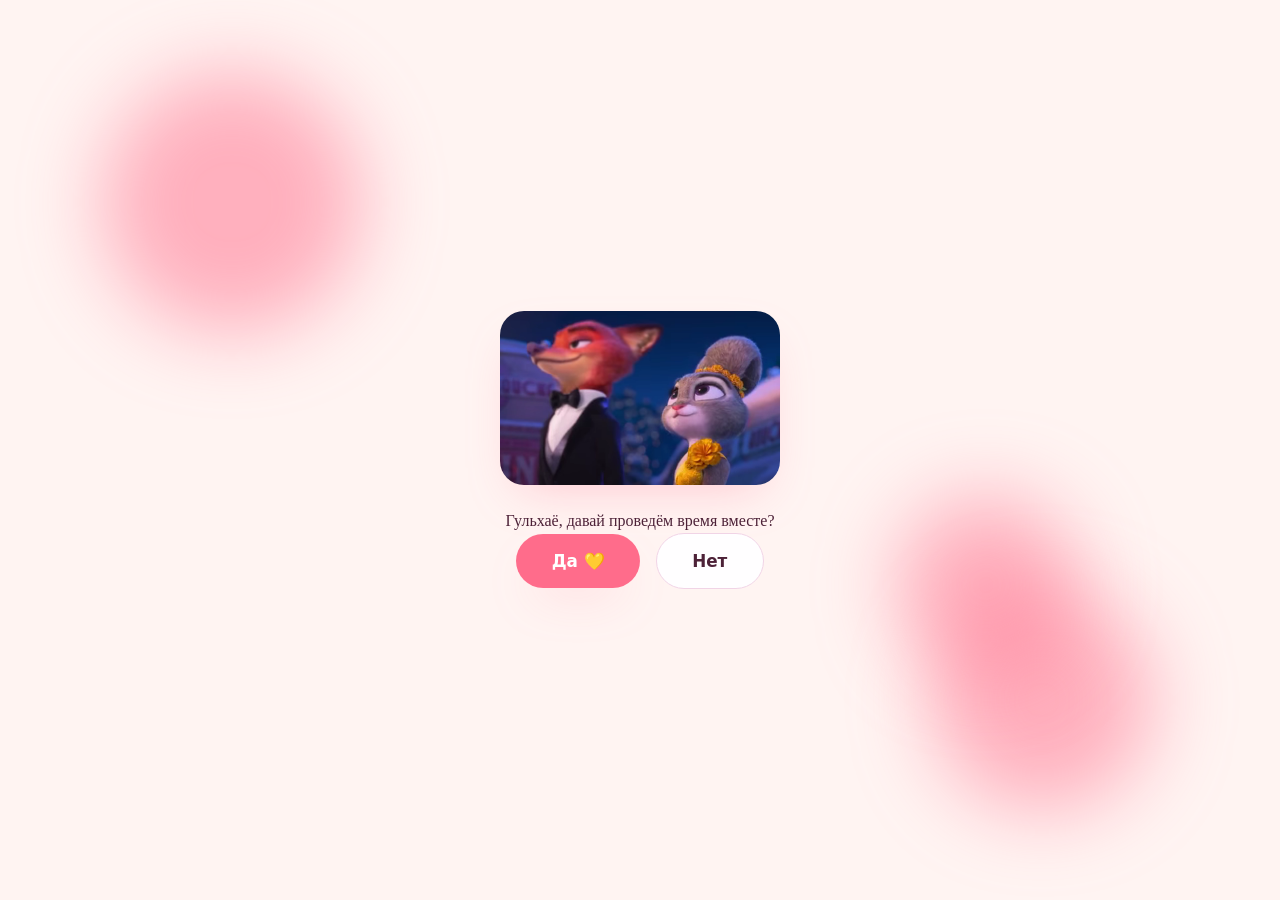
<file: index.html>
<!doctype html>
<html lang="ru">
<head>
  <meta charset="utf-8" />
  <meta name="viewport" content="width=device-width, initial-scale=1" />
  <title>Гульхаё, у меня вопрос…</title>
  <link rel="stylesheet" href="css2" />
  <link rel="stylesheet" href="styles-BQKTOYHW.css" />
  <style>
    html, body { margin: 0; height: 100%; overflow: hidden; }
    body {
      opacity: 0;
      transform: translateY(10px);
      transition: opacity .5s ease, transform .5s ease;
    }
    body.page-ready { opacity: 1; transform: translateY(0); }
    body.page-leaving {
      opacity: 0;
      transform: translateY(-10px);
      transition: opacity .35s ease, transform .35s ease;
    }
    .countdown-overlay {
      position: fixed;
      inset: 0;
      background: #FFF4F2;
      display: flex;
      flex-direction: column;
      align-items: center;
      justify-content: center;
      gap: .75rem;
      z-index: 50;
      opacity: 0;
      pointer-events: none;
      transition: opacity .25s ease;
    }
    .countdown-overlay.is-active { opacity: 1; pointer-events: all; }
    .countdown-number {
      font-family: var(--font-display);
      font-size: 9rem;
      line-height: 1;
      font-weight: 600;
      color: var(--coral);
      text-shadow: 0 8px 30px color-mix(in oklab, var(--coral) 35%, transparent);
    }
    .countdown-number.pop { animation: countdown-pop .7s cubic-bezier(.34, 1.56, .64, 1); }
    @keyframes countdown-pop {
      0% { transform: scale(.4); opacity: 0; }
      35% { transform: scale(1.15); opacity: 1; }
      60% { transform: scale(1); opacity: 1; }
      100% { transform: scale(.9); opacity: 1; }
    }
    .countdown-caption {
      font-size: 1.05rem;
      color: var(--muted-foreground);
    }
    .glow-blob {
      position: absolute;
      border-radius: 50%;
      filter: blur(40px);
      background: color-mix(in oklab, var(--coral) 50%, transparent);
      animation: float-blob 9s ease-in-out infinite;
      z-index: -5;
    }
    .glow-blob.b1 { width: 260px; height: 260px; top: 8%; left: 8%; }
    .glow-blob.b2 { width: 220px; height: 220px; bottom: 10%; right: 10%; animation-delay: -3s; }
    .glow-blob.b3 { width: 180px; height: 180px; top: 55%; left: 70%; animation-delay: -6s; }
    @keyframes float-blob {
      0%, 100% { transform: translate(0, 0) scale(1); }
      50% { transform: translate(20px, -25px) scale(1.08); }
    }
    .hero-video {
      max-width: 280px;
      width: 100%;
      border-radius: 1.5rem;
      box-shadow: var(--shadow-soft);
    }
    .ask-buttons { position: relative; }
    .ask-btn {
      appearance: none;
      border: none;
      font: inherit;
      font-size: 1.05rem;
      font-weight: 600;
      padding: .9rem 2.2rem;
      border-radius: 999px;
      cursor: pointer;
      transition: transform .15s ease, box-shadow .15s ease;
    }
    #yes-btn {
      background: var(--coral);
      color: #fff;
      box-shadow: var(--shadow-soft);
    }
    #yes-btn:hover { transform: scale(1.05); }
    #no-btn {
      background: var(--card);
      color: var(--foreground);
      border: 1px solid var(--border);
      transition: top .2s ease, left .2s ease;
    }
    #no-btn.is-fleeing { position: fixed; z-index: 20; }
  </style>
</head>
<body>
  <div class="min-h-screen font-sans text-foreground">
    <header class="relative overflow-hidden min-h-screen flex items-center">
      <div aria-hidden="true" class="absolute inset-0 -z-10" style="background:#FFF4F2"></div>
      <div aria-hidden="true" class="glow-blob b1"></div>
      <div aria-hidden="true" class="glow-blob b2"></div>
      <div aria-hidden="true" class="glow-blob b3"></div>
      <div class="mx-auto max-w-2xl px-6 py-20 text-center">
        <video class="hero-video" autoplay muted loop playsinline preload="auto" aria-label="Nick and Judy at the masquerade ball">
          <source src="zootopia-gala.webm" type="video/webm" />
          <source src="zootopia-gala.mp4" type="video/mp4" />
        </video>
        <h1 class="mt-6 text-4xl leading-[1.15] sm:text-5xl" style="font-family:var(--font-display)">Гульхаё, давай проведём время вместе?</h1>
        <div class="mt-10 flex items-center justify-center gap-4 ask-buttons">
          <button type="button" id="yes-btn" class="ask-btn">Да 💛</button>
          <button type="button" id="no-btn" class="ask-btn">Нет</button>
        </div>
      </div>
    </header>
  </div>

  <div class="countdown-overlay" id="countdown-overlay" aria-hidden="true">
    <div class="countdown-number" id="countdown-number">3</div>
    <p class="countdown-caption">Уже бегу к тебе…</p>
  </div>

  <script>
    requestAnimationFrame(() => document.body.classList.add('page-ready'));

    const noBtn = document.getElementById('no-btn');
    const yesBtn = document.getElementById('yes-btn');
    const heroVideo = document.querySelector('.hero-video');
    const countdownOverlay = document.getElementById('countdown-overlay');
    const countdownNumber = document.getElementById('countdown-number');
    const margin = 16;
    const obstaclePad = 14;

    const rectsOverlap = (a, b) => !(
      a.right + obstaclePad < b.left ||
      a.left - obstaclePad > b.right ||
      a.bottom + obstaclePad < b.top ||
      a.top - obstaclePad > b.bottom
    );

    function flee() {
      const rect = noBtn.getBoundingClientRect();
      const maxX = Math.max(margin, window.innerWidth - rect.width - margin);
      const maxY = Math.max(margin, window.innerHeight - rect.height - margin);
      const hopMin = 90;
      const hopMax = 170;
      const obstacles = [yesBtn, heroVideo].filter(Boolean).map((el) => el.getBoundingClientRect());
      let x = rect.left;
      let y = rect.top;
      for (let attempt = 0; attempt < 24; attempt += 1) {
        const angle = Math.random() * Math.PI * 2;
        const distance = hopMin + Math.random() * (hopMax - hopMin);
        const candidateX = Math.min(maxX, Math.max(margin, rect.left + Math.cos(angle) * distance));
        const candidateY = Math.min(maxY, Math.max(margin, rect.top + Math.sin(angle) * distance));
        const movedEnough = Math.hypot(candidateX - rect.left, candidateY - rect.top) > hopMin * 0.5;
        if (!movedEnough) continue;
        const candidateRect = { left: candidateX, top: candidateY, right: candidateX + rect.width, bottom: candidateY + rect.height };
        const blocked = obstacles.some((obstacle) => rectsOverlap(candidateRect, obstacle));
        if (!blocked) {
          x = candidateX;
          y = candidateY;
          break;
        }
      }
      noBtn.classList.add('is-fleeing');
      noBtn.style.left = `${x}px`;
      noBtn.style.top = `${y}px`;
    }

    noBtn.addEventListener('pointerenter', flee);
    noBtn.addEventListener('click', (event) => {
      event.preventDefault();
      flee();
    });
    window.addEventListener('resize', () => {
      if (noBtn.classList.contains('is-fleeing')) flee();
    });

    const playPop = () => {
      countdownNumber.classList.remove('pop');
      void countdownNumber.offsetWidth;
      countdownNumber.classList.add('pop');
    };

    yesBtn.addEventListener('click', () => {
      countdownOverlay.classList.add('is-active');
      let count = 3;
      countdownNumber.textContent = String(count);
      playPop();
      const tick = () => {
        count -= 1;
        if (count > 0) {
          countdownNumber.textContent = String(count);
          playPop();
          setTimeout(tick, 700);
        } else {
          document.body.classList.add('page-leaving');
          setTimeout(() => { window.location.href = 'date.html'; }, 280);
        }
      };
      setTimeout(tick, 700);
    });
  </script>
</body>
</html>
</file>
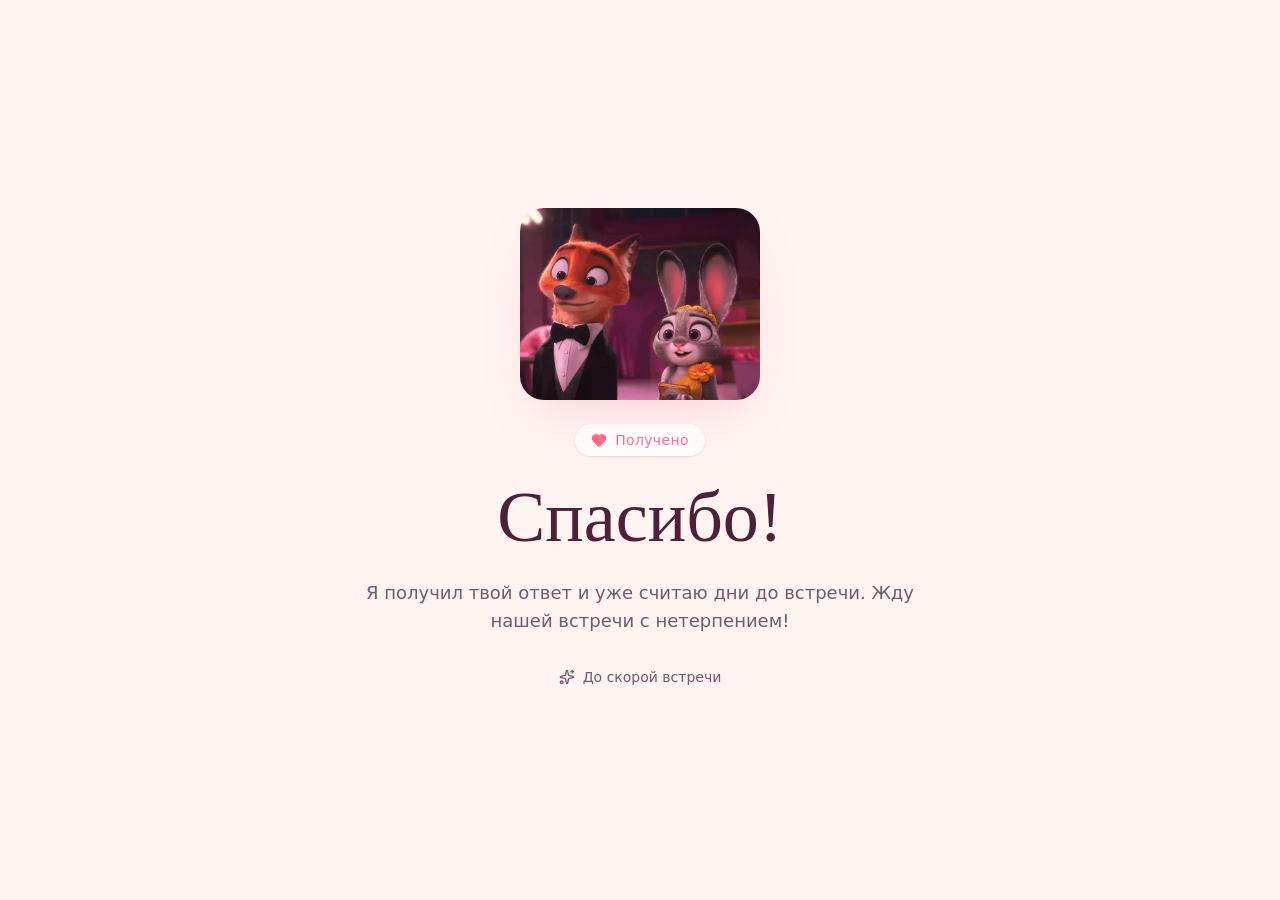
<file: thanks.html>
<!doctype html>
<html lang="ru">
<head>
  <meta charset="utf-8" />
  <meta name="viewport" content="width=device-width, initial-scale=1" />
  <title>Спасибо!</title>
  <link rel="stylesheet" href="css2" />
  <link rel="stylesheet" href="styles-BQKTOYHW.css" />
  <style>
    html, body { margin: 0; }
    body {
      opacity: 0;
      transform: translateY(10px);
      transition: opacity .5s ease, transform .5s ease;
    }
    body.page-ready { opacity: 1; transform: translateY(0); }
    .hero-video {
      max-width: 240px;
      width: 100%;
      border-radius: 1.5rem;
      box-shadow: var(--shadow-soft);
      margin: 0 auto 1.5rem;
      display: block;
    }
  </style>
</head>
<body>
  <div class="min-h-screen font-sans text-foreground">
    <header class="relative overflow-hidden min-h-screen flex items-center">
      <div aria-hidden="true" class="absolute inset-0 -z-10" style="background:#FFF4F2"></div>
      <div class="mx-auto max-w-2xl px-6 py-20 text-center">
        <video class="hero-video" autoplay muted loop playsinline preload="auto" aria-label="Nick and Judy sharing a moment together">
          <source src="zootopia-gala-wink.webm" type="video/webm" />
          <source src="zootopia-gala-wink.mp4" type="video/mp4" />
        </video>
        <span class="inline-flex items-center gap-2 rounded-full bg-white/70 px-4 py-1.5 text-sm tracking-wide text-[color:var(--coral)] shadow-sm backdrop-blur">
          <svg xmlns="http://www.w3.org/2000/svg" width="24" height="24" viewBox="0 0 24 24" fill="none" stroke="currentColor" stroke-width="2" stroke-linecap="round" stroke-linejoin="round" class="lucide lucide-heart h-4 w-4 fill-[color:var(--coral)]" aria-hidden="true"><path d="M2 9.5a5.5 5.5 0 0 1 9.591-3.676.56.56 0 0 0 .818 0A5.49 5.49 0 0 1 22 9.5c0 2.29-1.5 4-3 5.5l-5.492 5.313a2 2 0 0 1-3 .019L5 15c-1.5-1.5-3-3.2-3-5.5"></path></svg>
          Получено
        </span>
        <h1 class="mt-6 text-5xl leading-[1.05] sm:text-7xl" style="font-family:var(--font-display)" id="thanks-title">Спасибо!</h1>
        <p class="mx-auto mt-6 max-w-xl text-base text-muted-foreground sm:text-lg">Я получил твой ответ и уже считаю дни до встречи. Жду нашей встречи с нетерпением!</p>
        <div class="mt-8 inline-flex items-center gap-2 text-sm text-muted-foreground">
          <svg xmlns="http://www.w3.org/2000/svg" width="24" height="24" viewBox="0 0 24 24" fill="none" stroke="currentColor" stroke-width="2" stroke-linecap="round" stroke-linejoin="round" class="lucide lucide-sparkles h-4 w-4" aria-hidden="true"><path d="M11.017 2.814a1 1 0 0 1 1.966 0l1.051 5.558a2 2 0 0 0 1.594 1.594l5.558 1.051a1 1 0 0 1 0 1.966l-5.558 1.051a2 2 0 0 0-1.594 1.594l-1.051 5.558a1 1 0 0 1-1.966 0l-1.051-5.558a2 2 0 0 0-1.594-1.594l-5.558-1.051a1 1 0 0 1 0-1.966l5.558-1.051a2 2 0 0 0 1.594-1.594z"></path><path d="M20 2v4"></path><path d="M22 4h-4"></path><circle cx="4" cy="20" r="2"></circle></svg>
          До скорой встречи
        </div>
      </div>
    </header>
  </div>

  <script>
    requestAnimationFrame(() => document.body.classList.add('page-ready'));

    const params = new URLSearchParams(window.location.search);
    const name = params.get('name');
    if (name) {
      document.getElementById('thanks-title').textContent = `Спасибо, ${name}!`;
    }
  </script>
</body>
</html>
</file>
